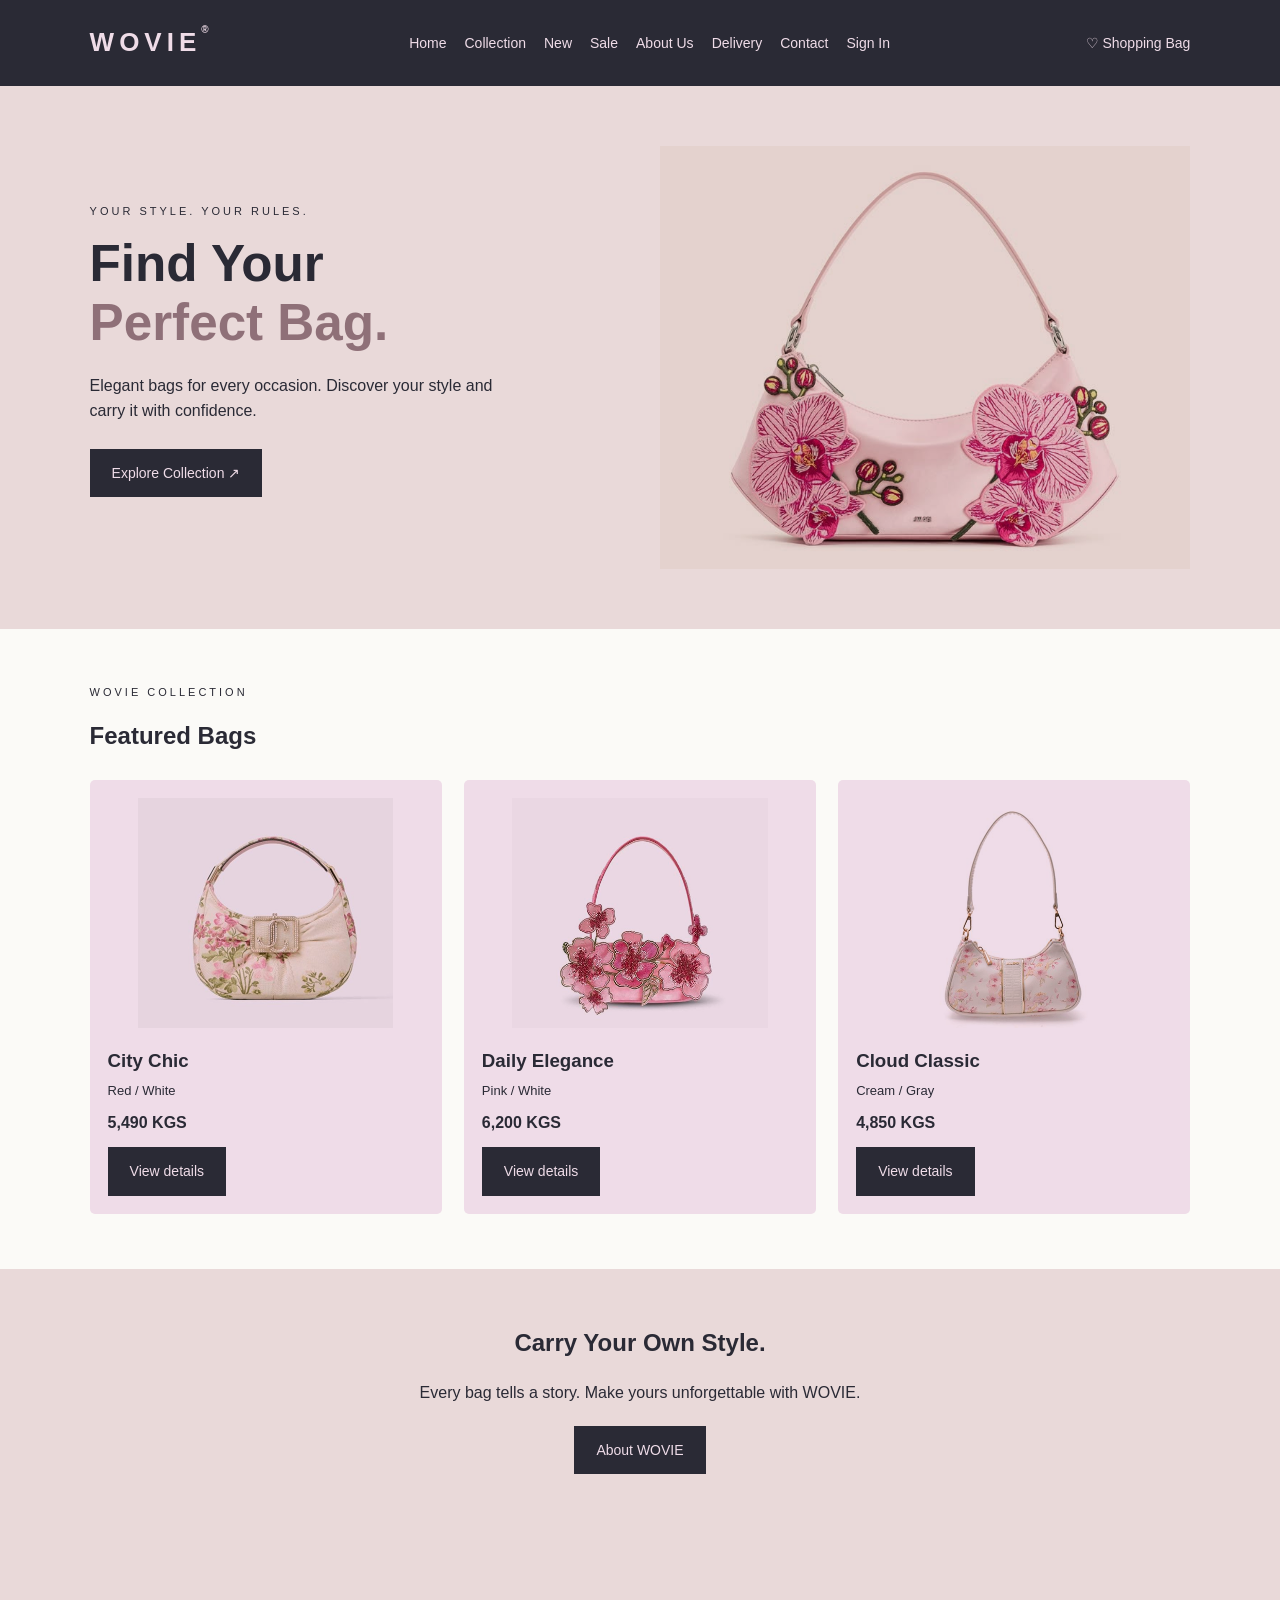
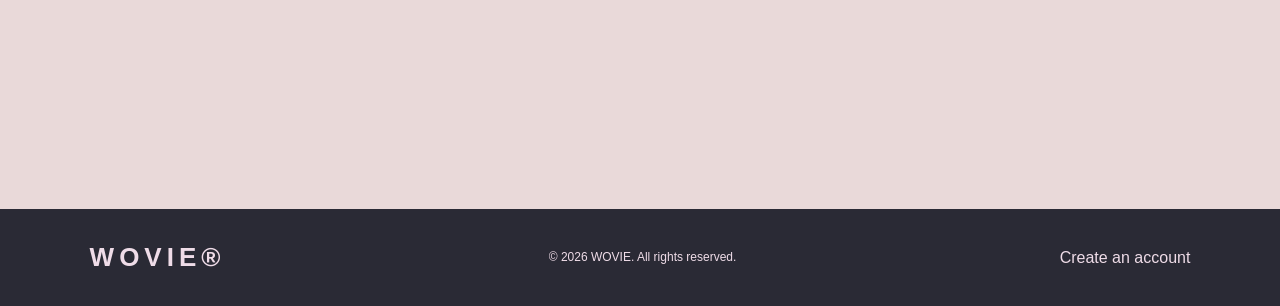
<file: website.ww/index.html>
<!DOCTYPE html>
<html lang="en">
<head>
    <meta charset="UTF-8">
    <meta name="viewport" content="width=device-width, initial-scale=1.0">
    <title>Home | WOVIE</title>
    <link rel="stylesheet" href="stile.css">
    <script src="script.js" defer></script>
</head>
<body>

<header class="header">
    <a href="index.html" class="logo">WOVIE<span>®</span></a>
    <nav>
        <a href="index.html">Home</a>
        <a href="collection.html">Collection</a>
        <a href="new.html">New</a>
        <a href="sale.html">Sale</a>
        <a href="about.html">About Us</a>
        <a href="delivery.html">Delivery</a>
        <a href="contacts.html">Contact</a>
        <a href="login.html">Sign In</a>
    </nav>
    <a href="cart.html" class="cart">♡ Shopping Bag</a>
</header>

<main>
    <section class="hero">
        <div class="hero-text">
            <p class="label">YOUR STYLE. YOUR RULES.</p>
            <h1>Find Your<br><span>Perfect Bag.</span></h1>
            <p class="description">
                Elegant bags for every occasion.
                Discover your style and carry it with confidence.
            </p>
            <a href="collection.html" class="button">Explore Collection ↗</a>
            <p id="user-status" class="message"></p>
        </div>

        <div class="hero-image">
            <img src="photos/main.png" alt="Elegant bag by WOVIE">
        </div>
    </section>

    <section class="page">
        <p class="label">WOVIE COLLECTION</p>
        <h2>Featured Bags</h2>

        <div class="products">
            <article class="product">
                <img src="photos/bag1.png" alt="Red handbag">
                <h3>City Chic</h3>
                <p>Red / White</p>
                <strong>5,490 KGS</strong>
                <a href="product.html" class="button">View details</a>
            </article>

            <article class="product">
                <img src="photos/bag2.png" alt="Pink handbag">
                <h3>Daily Elegance</h3>
                <p>Pink / White</p>
                <strong>6,200 KGS</strong>
                <a href="product.html" class="button">View details</a>
            </article>

            <article class="product">
                <img src="photos/bag3.png" alt="Classic handbag">
                <h3>Cloud Classic</h3>
                <p>Cream / Gray</p>
                <strong>4,850 KGS</strong>
                <a href="product.html" class="button">View details</a>
            </article>
        </div>
    </section>

    <section class="page" style="background:#E9D9D9; text-align:center">
        <h2>Carry Your Own Style.</h2>
        <p>Every bag tells a story. Make yours unforgettable with WOVIE.</p>
        <p style="margin-top:20px">
            <a href="about.html" class="button">About WOVIE</a>
        </p>
    </section>
</main>

<footer>
    <a href="index.html" class="logo">WOVIE®</a>
    <p>© 2026 WOVIE. All rights reserved.</p>
    <a href="register.html">Create an account</a>
</footer>

</body>
</html>
</file>
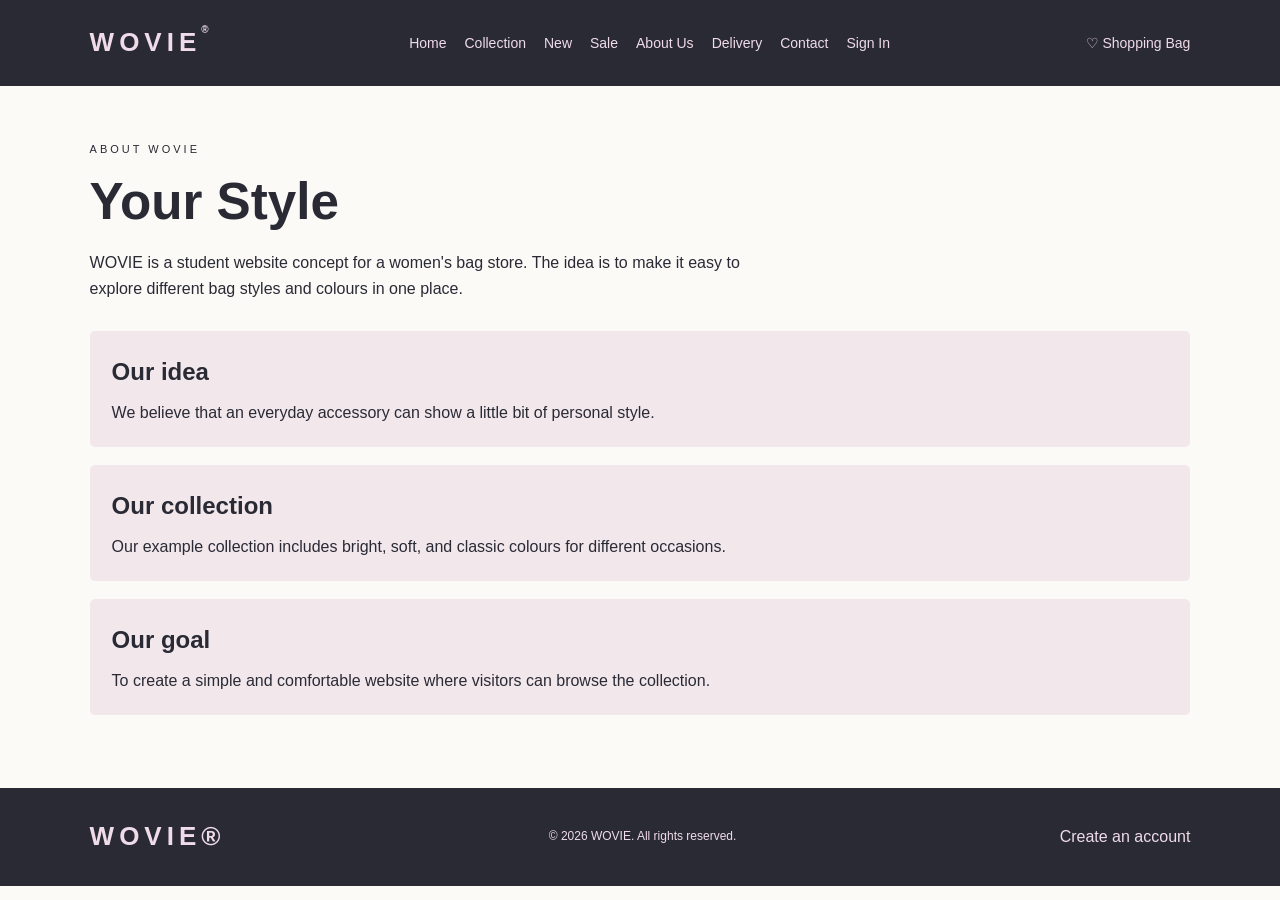
<file: website.ww/about.html>
<!DOCTYPE html>
<html lang="en">
<head>
    <meta charset="UTF-8">
    <meta name="viewport" content="width=device-width, initial-scale=1.0">
    <title>About Us | WOVIE</title>
    <link rel="stylesheet" href="stile.css">
</head>
<body>

<header class="header">
    <a href="index.html" class="logo">WOVIE<span>®</span></a>
    <nav>
        <a href="index.html">Home</a>
        <a href="collection.html">Collection</a>
        <a href="new.html">New</a>
        <a href="sale.html">Sale</a>
        <a href="about.html">About Us</a>
        <a href="delivery.html">Delivery</a>
        <a href="contacts.html">Contact</a>
        <a href="login.html">Sign In</a>
    </nav>
    <a href="cart.html" class="cart">♡ Shopping Bag</a>
</header>

<main class="page">
    <p class="label">ABOUT WOVIE</p>
    <h1>Your Style</h1>

    <p class="page-intro">
        WOVIE is a student website concept for a women's bag store.
        The idea is to make it easy to explore different bag styles and colours in one place.
    </p>

    <div class="info-box">
        <h2>Our idea</h2>
        <p>We believe that an everyday accessory can show a little bit of personal style.</p>
    </div>

    <div class="info-box">
        <h2>Our collection</h2>
        <p>Our example collection includes bright, soft, and classic colours for different occasions.</p>
    </div>

    <div class="info-box">
        <h2>Our goal</h2>
        <p>To create a simple and comfortable website where visitors can browse the collection.</p>
    </div>
</main>

<footer>
    <a href="index.html" class="logo">WOVIE®</a>
    <p>© 2026 WOVIE. All rights reserved.</p>
    <a href="register.html">Create an account</a>
</footer>

</body>
</html>
</file>
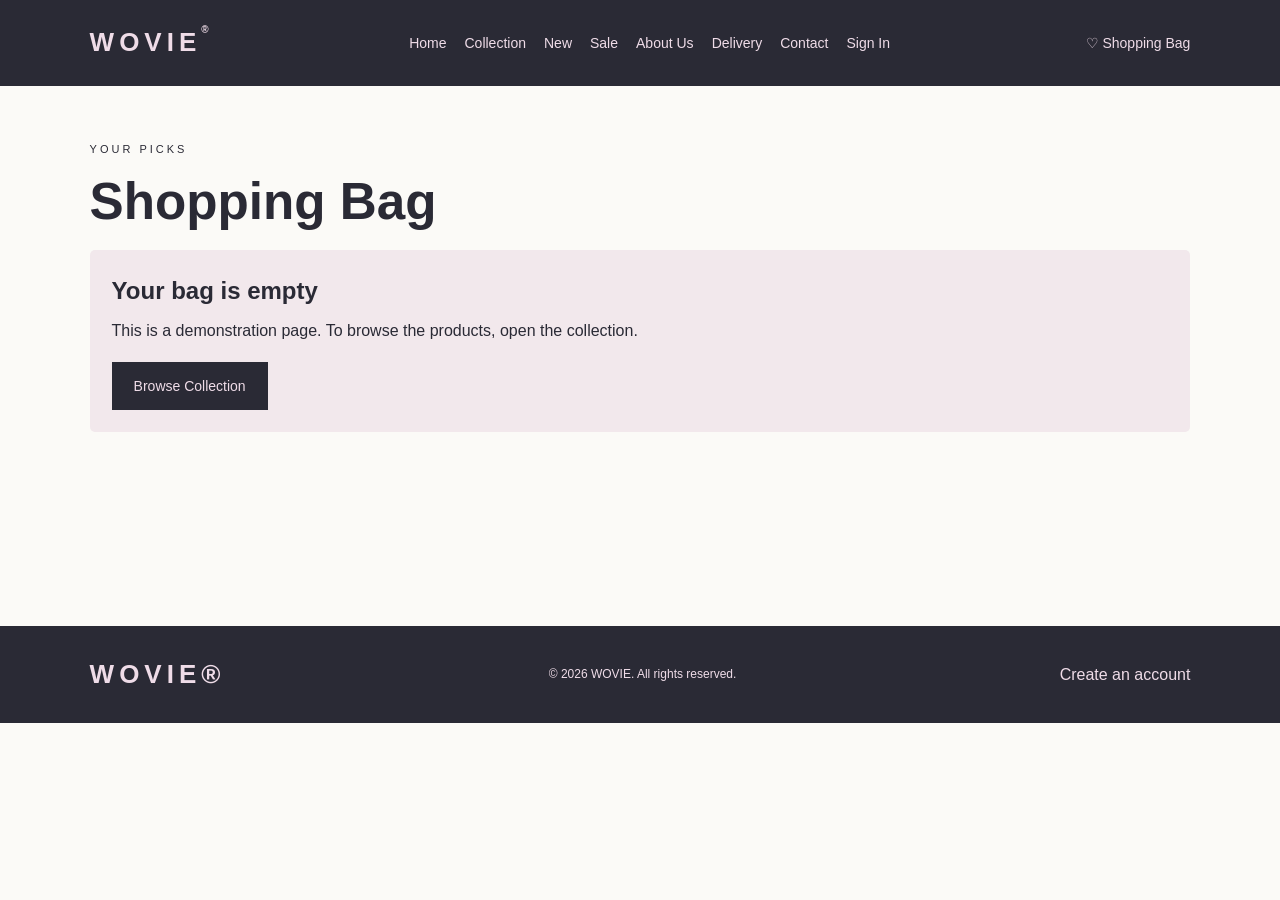
<file: website.ww/cart.html>
<!DOCTYPE html>
<html lang="en">
<head>
    <meta charset="UTF-8">
    <meta name="viewport" content="width=device-width, initial-scale=1.0">
    <title>Shopping Bag | WOVIE</title>
    <link rel="stylesheet" href="stile.css">
</head>
<body>

<header class="header">
    <a href="index.html" class="logo">WOVIE<span>®</span></a>
    <nav>
        <a href="index.html">Home</a>
        <a href="collection.html">Collection</a>
        <a href="new.html">New</a>
        <a href="sale.html">Sale</a>
        <a href="about.html">About Us</a>
        <a href="delivery.html">Delivery</a>
        <a href="contacts.html">Contact</a>
        <a href="login.html">Sign In</a>
    </nav>
    <a href="cart.html" class="cart">♡ Shopping Bag</a>
</header>

<main class="page">
    <p class="label">YOUR PICKS</p>
    <h1>Shopping Bag</h1>

    <div class="info-box">
        <h2>Your bag is empty</h2>
        <p>
            This is a demonstration page. To browse the products,
            open the collection.
        </p>
        <p style="margin-top:18px">
            <a href="collection.html" class="button">Browse Collection</a>
        </p>
    </div>
</main>

<footer>
    <a href="index.html" class="logo">WOVIE®</a>
    <p>© 2026 WOVIE. All rights reserved.</p>
    <a href="register.html">Create an account</a>
</footer>

</body>
</html>
</file>
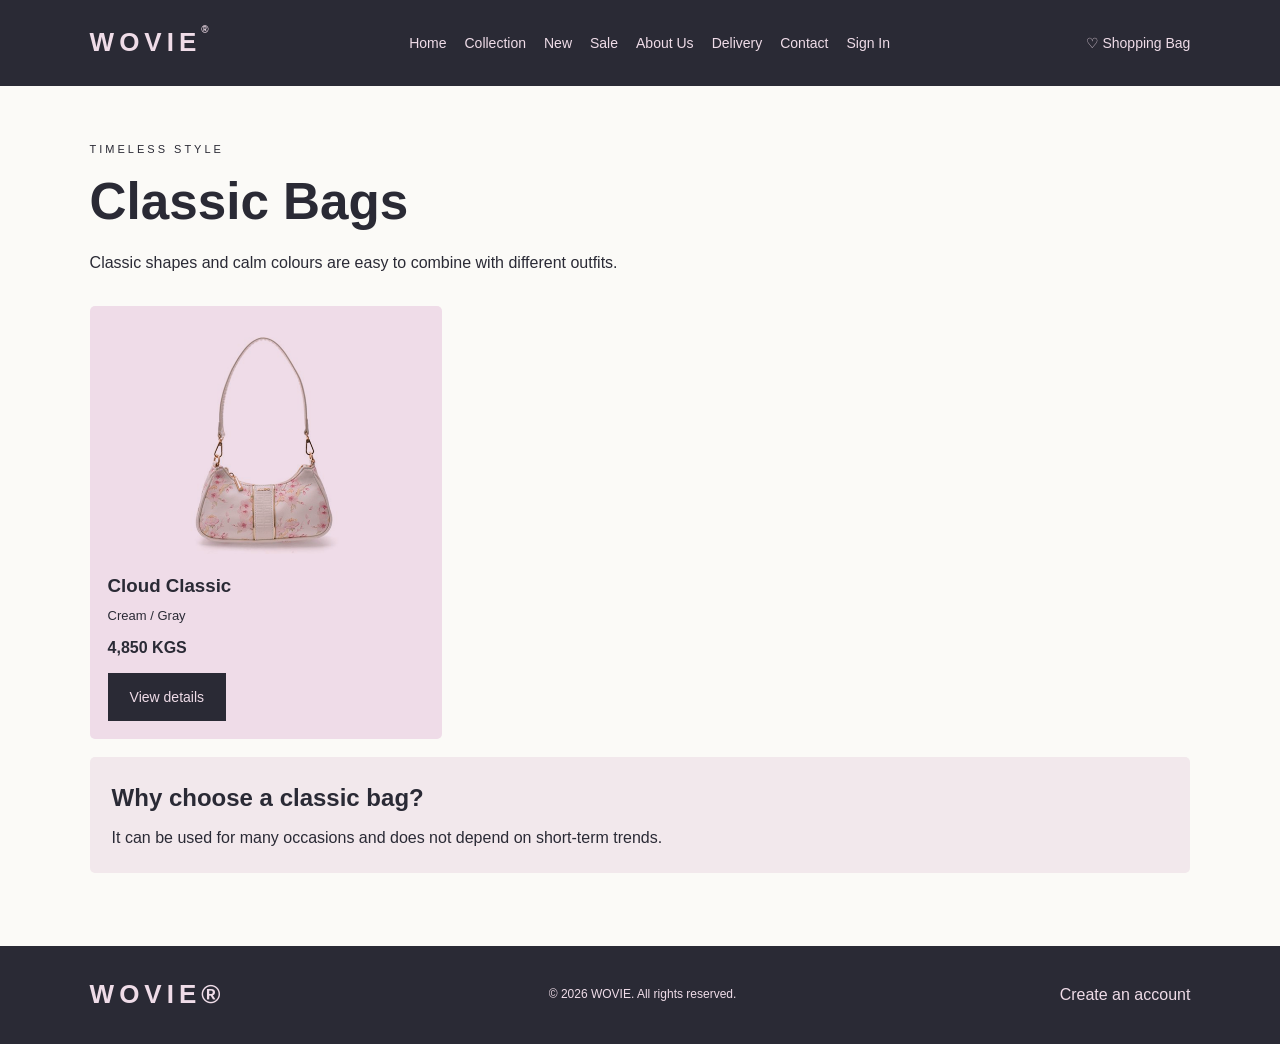
<file: website.ww/classic-bags.html>
<!DOCTYPE html>
<html lang="en">
<head>
    <meta charset="UTF-8">
    <meta name="viewport" content="width=device-width, initial-scale=1.0">
    <title>Classic Bags | WOVIE</title>
    <link rel="stylesheet" href="stile.css">
</head>
<body>

<header class="header">
    <a href="index.html" class="logo">WOVIE<span>®</span></a>
    <nav>
        <a href="index.html">Home</a>
        <a href="collection.html">Collection</a>
        <a href="new.html">New</a>
        <a href="sale.html">Sale</a>
        <a href="about.html">About Us</a>
        <a href="delivery.html">Delivery</a>
        <a href="contacts.html">Contact</a>
        <a href="login.html">Sign In</a>
    </nav>
    <a href="cart.html" class="cart">♡ Shopping Bag</a>
</header>

<main class="page">
    <p class="label">TIMELESS STYLE</p>
    <h1>Classic Bags</h1>
    <p class="page-intro">
        Classic shapes and calm colours are easy to combine with different outfits.
    </p>

    <div class="products">
        <article class="product">
            <img src="photos/bag3.png" alt="Classic handbag">
            <h3>Cloud Classic</h3>
            <p>Cream / Gray</p>
            <strong>4,850 KGS</strong>
            <a href="product.html" class="button">View details</a>
        </article>
    </div>

    <div class="info-box">
        <h2>Why choose a classic bag?</h2>
        <p>It can be used for many occasions and does not depend on short-term trends.</p>
    </div>
</main>

<footer>
    <a href="index.html" class="logo">WOVIE®</a>
    <p>© 2026 WOVIE. All rights reserved.</p>
    <a href="register.html">Create an account</a>
</footer>

</body>
</html>
</file>
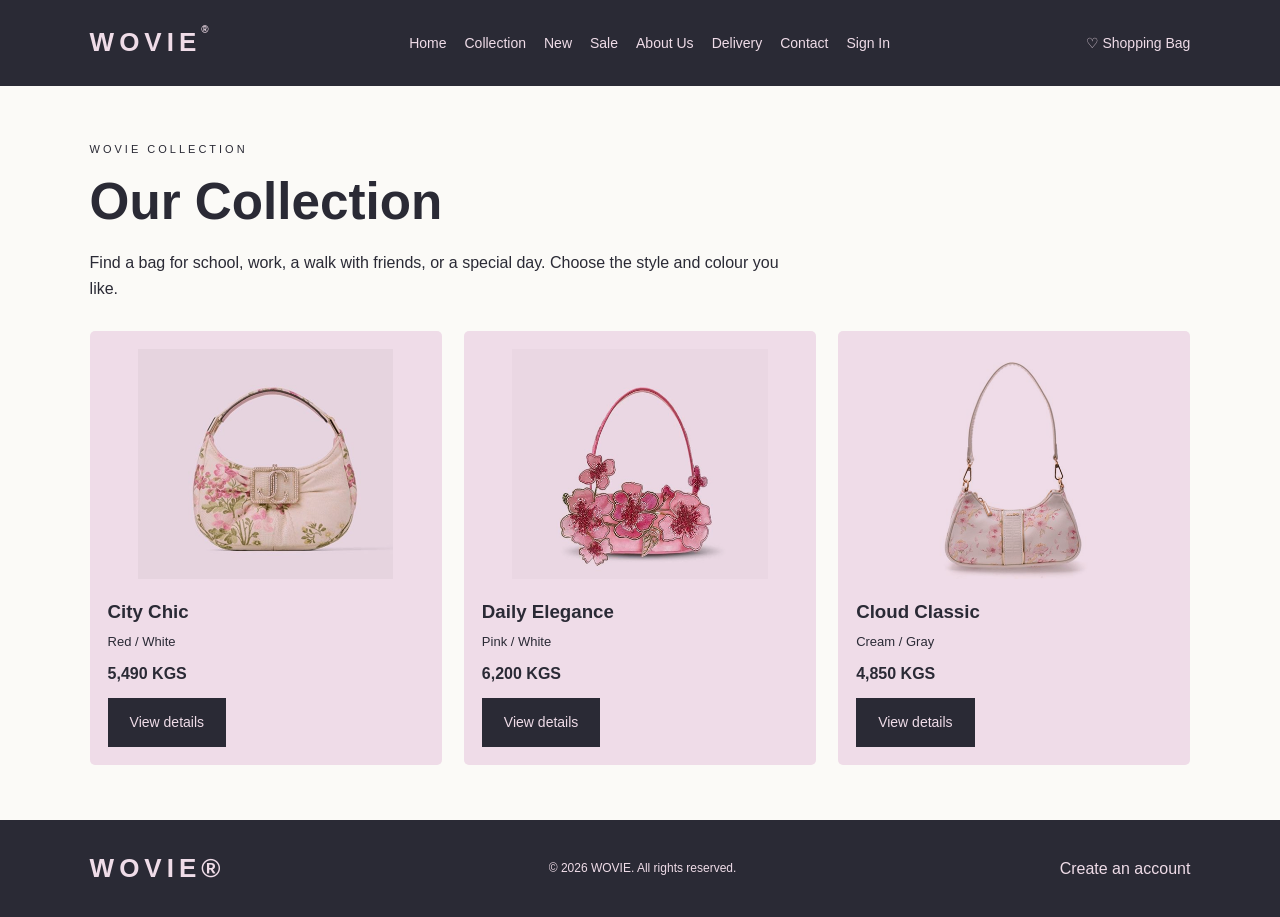
<file: website.ww/collection.html>
<!DOCTYPE html>
<html lang="en">
<head>
    <meta charset="UTF-8">
    <meta name="viewport" content="width=device-width, initial-scale=1.0">
    <title>Collection | WOVIE</title>
    <link rel="stylesheet" href="stile.css">
</head>
<body>

<header class="header">
    <a href="index.html" class="logo">WOVIE<span>®</span></a>
    <nav>
        <a href="index.html">Home</a>
        <a href="collection.html">Collection</a>
        <a href="new.html">New</a>
        <a href="sale.html">Sale</a>
        <a href="about.html">About Us</a>
        <a href="delivery.html">Delivery</a>
        <a href="contacts.html">Contact</a>
        <a href="login.html">Sign In</a>
    </nav>
    <a href="cart.html" class="cart">♡ Shopping Bag</a>
</header>

<main class="page">
    <p class="label">WOVIE COLLECTION</p>
    <h1>Our Collection</h1>
    <p class="page-intro">
        Find a bag for school, work, a walk with friends, or a special day.
        Choose the style and colour you like.
    </p>

    <div class="products">
        <article class="product">
            <img src="photos/bag1.png" alt="Red handbag">
            <h3>City Chic</h3>
            <p>Red / White</p>
            <strong>5,490 KGS</strong>
            <a href="product.html" class="button">View details</a>
        </article>

        <article class="product">
            <img src="photos/bag2.png" alt="Pink handbag">
            <h3>Daily Elegance</h3>
            <p>Pink / White</p>
            <strong>6,200 KGS</strong>
            <a href="product.html" class="button">View details</a>
        </article>

        <article class="product">
            <img src="photos/bag3.png" alt="Classic handbag">
            <h3>Cloud Classic</h3>
            <p>Cream / Gray</p>
            <strong>4,850 KGS</strong>
            <a href="product.html" class="button">View details</a>
        </article>
    </div>
</main>

<footer>
    <a href="index.html" class="logo">WOVIE®</a>
    <p>© 2026 WOVIE. All rights reserved.</p>
    <a href="register.html">Create an account</a>
</footer>

</body>
</html>
</file>
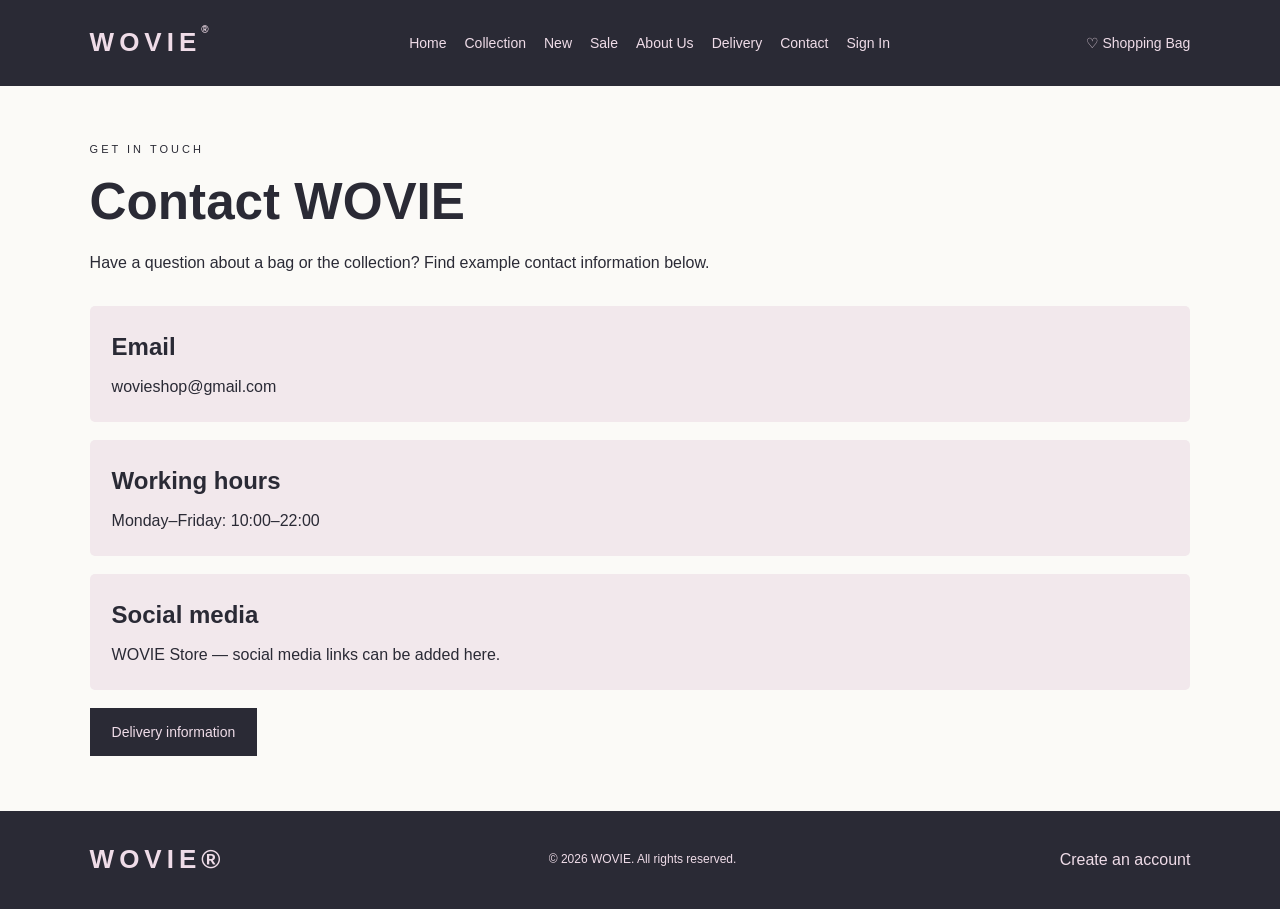
<file: website.ww/contacts.html>
<!DOCTYPE html>
<html lang="en">
<head>
    <meta charset="UTF-8">
    <meta name="viewport" content="width=device-width, initial-scale=1.0">
    <title>Contacts | WOVIE</title>
    <link rel="stylesheet" href="stile.css">
</head>
<body>

<header class="header">
    <a href="index.html" class="logo">WOVIE<span>®</span></a>
    <nav>
        <a href="index.html">Home</a>
        <a href="collection.html">Collection</a>
        <a href="new.html">New</a>
        <a href="sale.html">Sale</a>
        <a href="about.html">About Us</a>
        <a href="delivery.html">Delivery</a>
        <a href="contacts.html">Contact</a>
        <a href="login.html">Sign In</a>
    </nav>
    <a href="cart.html" class="cart">♡ Shopping Bag</a>
</header>

<main class="page">
    <p class="label">GET IN TOUCH</p>
    <h1>Contact WOVIE</h1>

    <p class="page-intro">
        Have a question about a bag or the collection?
        Find example contact information below.
    </p>

    <div class="info-box">
        <h2>Email</h2>
        <p>wovieshop@gmail.com</p>
    </div>

    <div class="info-box">
        <h2>Working hours</h2>
        <p>Monday–Friday: 10:00–22:00</p>
    </div>

    <div class="info-box">
        <h2>Social media</h2>
        <p>WOVIE Store — social media links can be added here.</p>
    </div>

    <a href="delivery.html" class="button">Delivery information</a>
</main>

<footer>
    <a href="index.html" class="logo">WOVIE®</a>
    <p>© 2026 WOVIE. All rights reserved.</p>
    <a href="register.html">Create an account</a>
</footer>

</body>
</html>
</file>
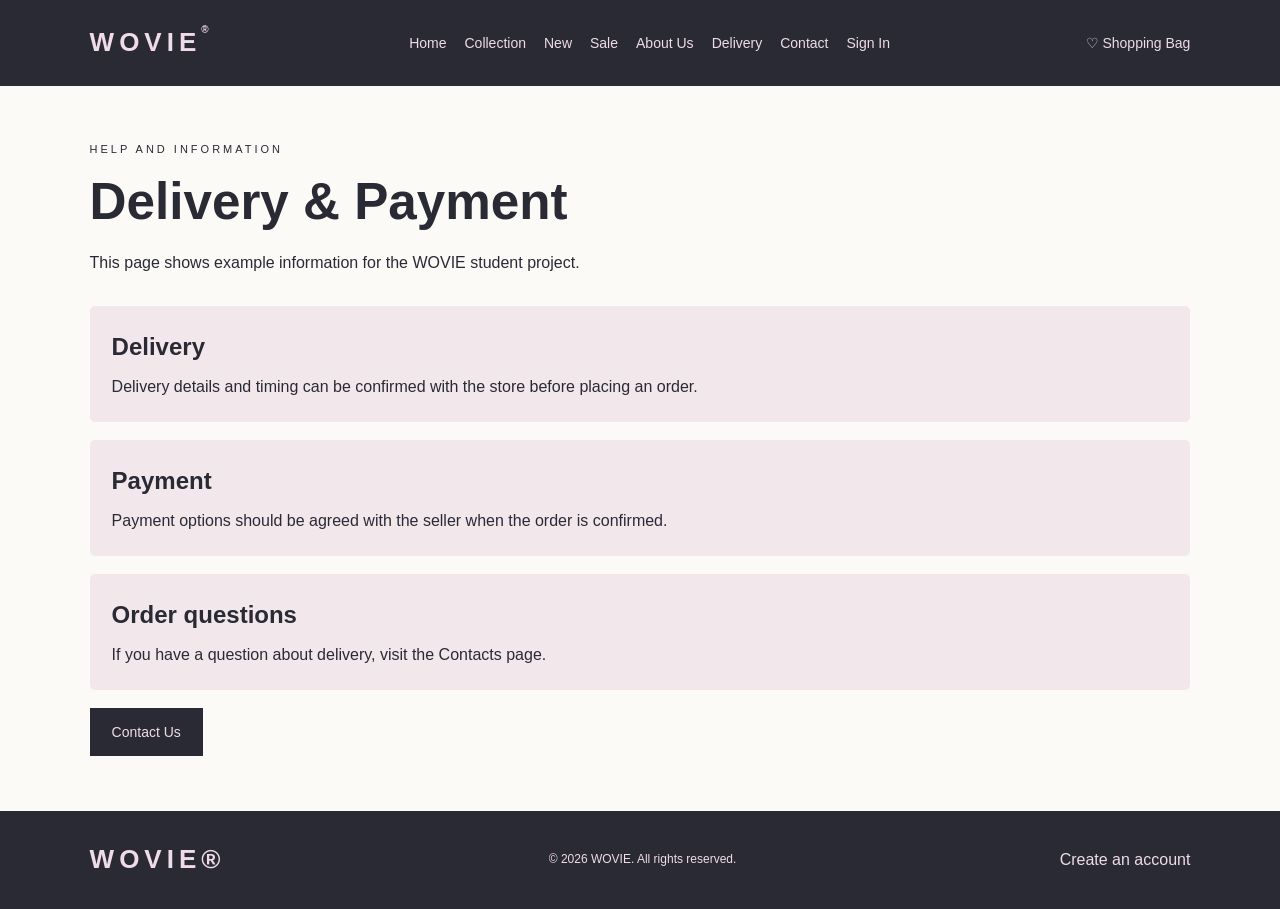
<file: website.ww/delivery.html>
<!DOCTYPE html>
<html lang="en">
<head>
    <meta charset="UTF-8">
    <meta name="viewport" content="width=device-width, initial-scale=1.0">
    <title>Delivery and Payment | WOVIE</title>
    <link rel="stylesheet" href="stile.css">
</head>
<body>

<header class="header">
    <a href="index.html" class="logo">WOVIE<span>®</span></a>
    <nav>
        <a href="index.html">Home</a>
        <a href="collection.html">Collection</a>
        <a href="new.html">New</a>
        <a href="sale.html">Sale</a>
        <a href="about.html">About Us</a>
        <a href="delivery.html">Delivery</a>
        <a href="contacts.html">Contact</a>
        <a href="login.html">Sign In</a>
    </nav>
    <a href="cart.html" class="cart">♡ Shopping Bag</a>
</header>

<main class="page">
    <p class="label">HELP AND INFORMATION</p>
    <h1>Delivery & Payment</h1>

    <p class="page-intro">
        This page shows example information for the WOVIE student project.
    </p>

    <div class="info-box">
        <h2>Delivery</h2>
        <p>Delivery details and timing can be confirmed with the store before placing an order.</p>
    </div>

    <div class="info-box">
        <h2>Payment</h2>
        <p>Payment options should be agreed with the seller when the order is confirmed.</p>
    </div>

    <div class="info-box">
        <h2>Order questions</h2>
        <p>If you have a question about delivery, visit the Contacts page.</p>
    </div>

    <a href="contacts.html" class="button">Contact Us</a>
</main>

<footer>
    <a href="index.html" class="logo">WOVIE®</a>
    <p>© 2026 WOVIE. All rights reserved.</p>
    <a href="register.html">Create an account</a>
</footer>

</body>
</html>
</file>
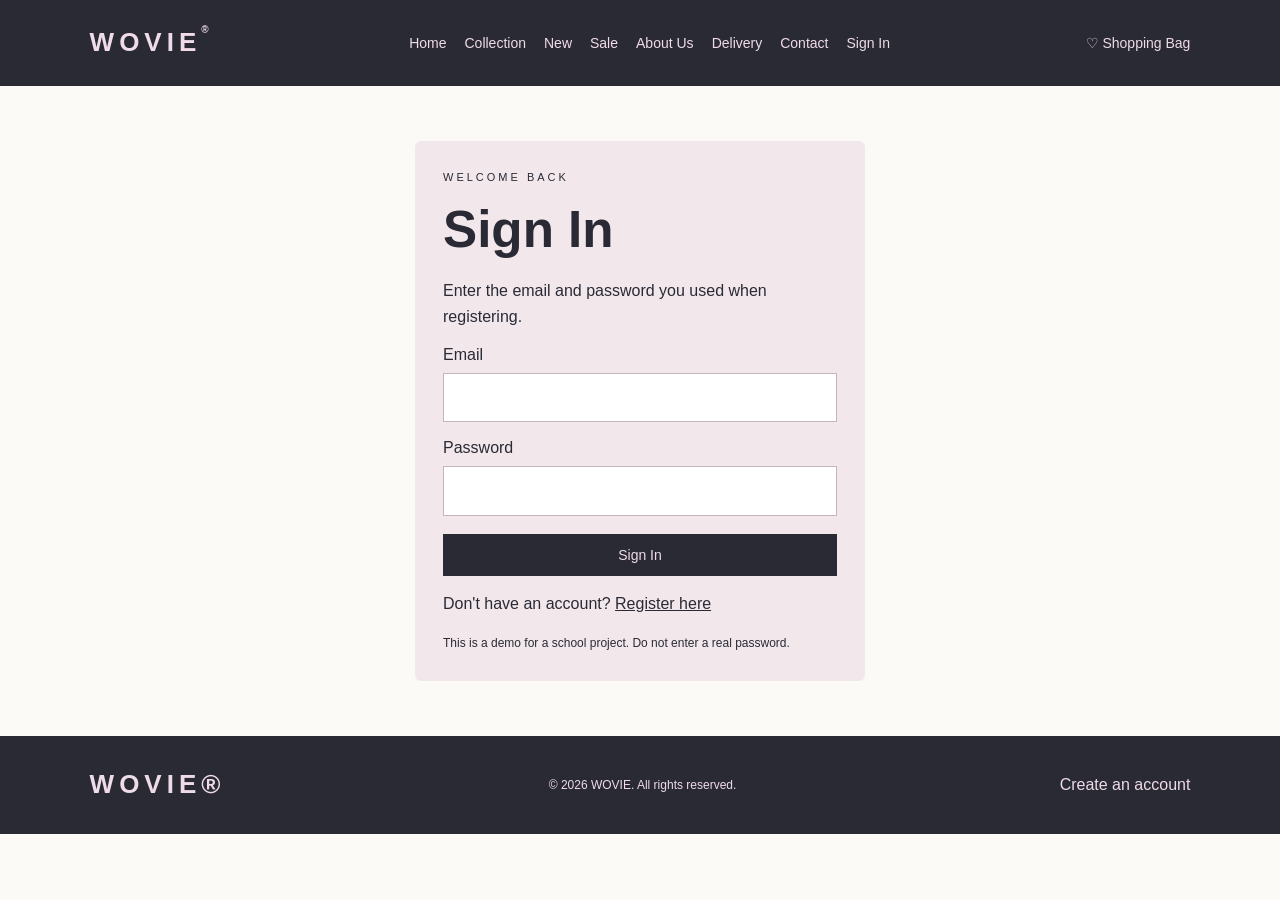
<file: website.ww/login.html>
<!DOCTYPE html>
<html lang="en">
<head>
    <meta charset="UTF-8">
    <meta name="viewport" content="width=device-width, initial-scale=1.0">
    <title>Sign In | WOVIE</title>
    <link rel="stylesheet" href="stile.css">
    <script src="script.js" defer></script>
</head>
<body>

<header class="header">
    <a href="index.html" class="logo">WOVIE<span>®</span></a>
    <nav>
        <a href="index.html">Home</a>
        <a href="collection.html">Collection</a>
        <a href="new.html">New</a>
        <a href="sale.html">Sale</a>
        <a href="about.html">About Us</a>
        <a href="delivery.html">Delivery</a>
        <a href="contacts.html">Contact</a>
        <a href="login.html">Sign In</a>
    </nav>
    <a href="cart.html" class="cart">♡ Shopping Bag</a>
</header>

<main class="page">
    <div class="form-box">
        <p class="label">WELCOME BACK</p>
        <h1>Sign In</h1>
        <p>Enter the email and password you used when registering.</p>

        <form onsubmit="loginUser(event)">
            <label for="email">Email</label>
            <input id="email" type="email" required>

            <label for="password">Password</label>
            <input id="password" type="password" required>

            <button type="submit">Sign In</button>
        </form>

        <p id="message" class="message"></p>

        <p style="margin-top:15px">
            Don't have an account?
            <a href="register.html"><u>Register here</u></a>
        </p>

        <p style="font-size:12px; margin-top:18px">
            This is a demo for a school project. Do not enter a real password.
        </p>
    </div>
</main>

<footer>
    <a href="index.html" class="logo">WOVIE®</a>
    <p>© 2026 WOVIE. All rights reserved.</p>
    <a href="register.html">Create an account</a>
</footer>

</body>
</html>
</file>
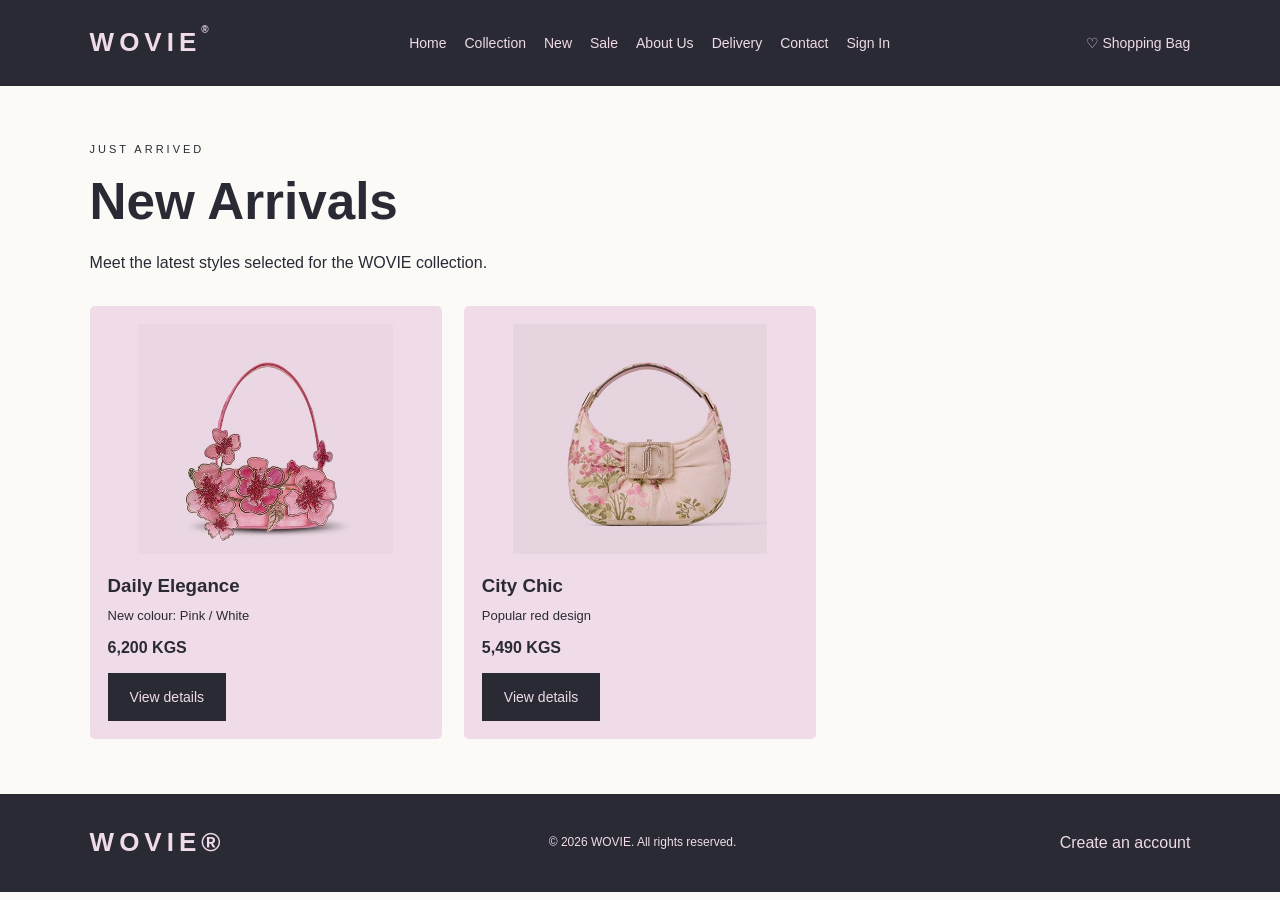
<file: website.ww/new.html>
<!DOCTYPE html>
<html lang="en">
<head>
    <meta charset="UTF-8">
    <meta name="viewport" content="width=device-width, initial-scale=1.0">
    <title>New Arrivals | WOVIE</title>
    <link rel="stylesheet" href="stile.css">
</head>
<body>

<header class="header">
    <a href="index.html" class="logo">WOVIE<span>®</span></a>
    <nav>
        <a href="index.html">Home</a>
        <a href="collection.html">Collection</a>
        <a href="new.html">New</a>
        <a href="sale.html">Sale</a>
        <a href="about.html">About Us</a>
        <a href="delivery.html">Delivery</a>
        <a href="contacts.html">Contact</a>
        <a href="login.html">Sign In</a>
    </nav>
    <a href="cart.html" class="cart">♡ Shopping Bag</a>
</header>

<main class="page">
    <p class="label">JUST ARRIVED</p>
    <h1>New Arrivals</h1>
    <p class="page-intro">
        Meet the latest styles selected for the WOVIE collection.
    </p>

    <div class="products">
        <article class="product">
            <img src="photos/bag2.png" alt="Pink handbag">
            <h3>Daily Elegance</h3>
            <p>New colour: Pink / White</p>
            <strong>6,200 KGS</strong>
            <a href="product.html" class="button">View details</a>
        </article>

        <article class="product">
            <img src="photos/bag1.png" alt="Red handbag">
            <h3>City Chic</h3>
            <p>Popular red design</p>
            <strong>5,490 KGS</strong>
            <a href="product.html" class="button">View details</a>
        </article>
    </div>
</main>

<footer>
    <a href="index.html" class="logo">WOVIE®</a>
    <p>© 2026 WOVIE. All rights reserved.</p>
    <a href="register.html">Create an account</a>
</footer>

</body>
</html>
</file>
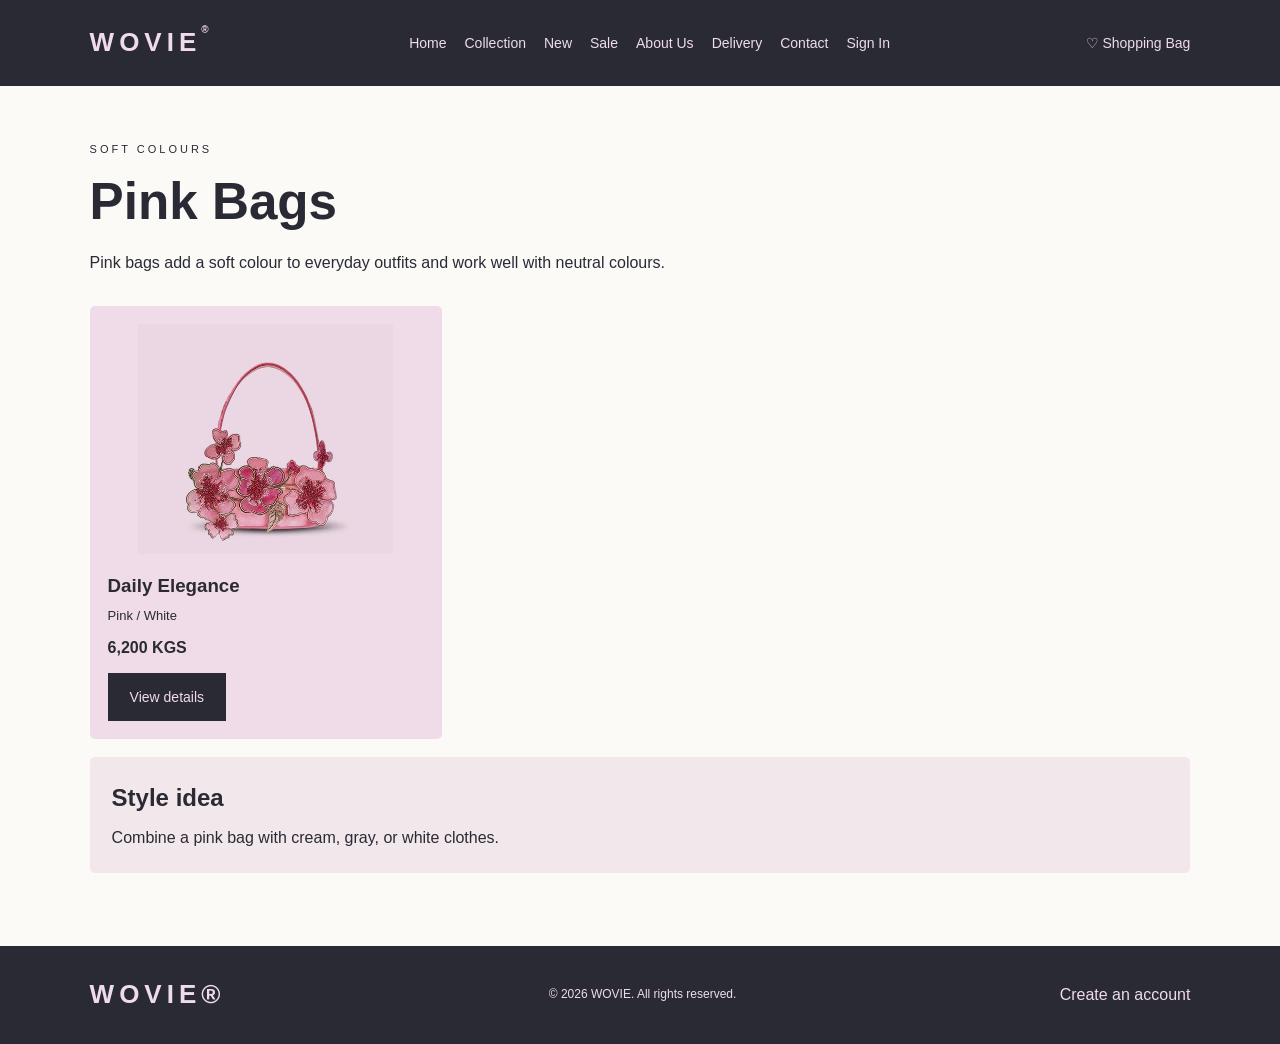
<file: website.ww/pink-bags.html>
<!DOCTYPE html>
<html lang="en">
<head>
    <meta charset="UTF-8">
    <meta name="viewport" content="width=device-width, initial-scale=1.0">
    <title>Pink Bags | WOVIE</title>
    <link rel="stylesheet" href="stile.css">
</head>
<body>

<header class="header">
    <a href="index.html" class="logo">WOVIE<span>®</span></a>
    <nav>
        <a href="index.html">Home</a>
        <a href="collection.html">Collection</a>
        <a href="new.html">New</a>
        <a href="sale.html">Sale</a>
        <a href="about.html">About Us</a>
        <a href="delivery.html">Delivery</a>
        <a href="contacts.html">Contact</a>
        <a href="login.html">Sign In</a>
    </nav>
    <a href="cart.html" class="cart">♡ Shopping Bag</a>
</header>

<main class="page">
    <p class="label">SOFT COLOURS</p>
    <h1>Pink Bags</h1>
    <p class="page-intro">
        Pink bags add a soft colour to everyday outfits and work well with neutral colours.
    </p>

    <div class="products">
        <article class="product">
            <img src="photos/bag2.png" alt="Pink Daily Elegance bag">
            <h3>Daily Elegance</h3>
            <p>Pink / White</p>
            <strong>6,200 KGS</strong>
            <a href="product.html" class="button">View details</a>
        </article>
    </div>

    <div class="info-box">
        <h2>Style idea</h2>
        <p>Combine a pink bag with cream, gray, or white clothes.</p>
    </div>
</main>

<footer>
    <a href="index.html" class="logo">WOVIE®</a>
    <p>© 2026 WOVIE. All rights reserved.</p>
    <a href="register.html">Create an account</a>
</footer>

</body>
</html>
</file>
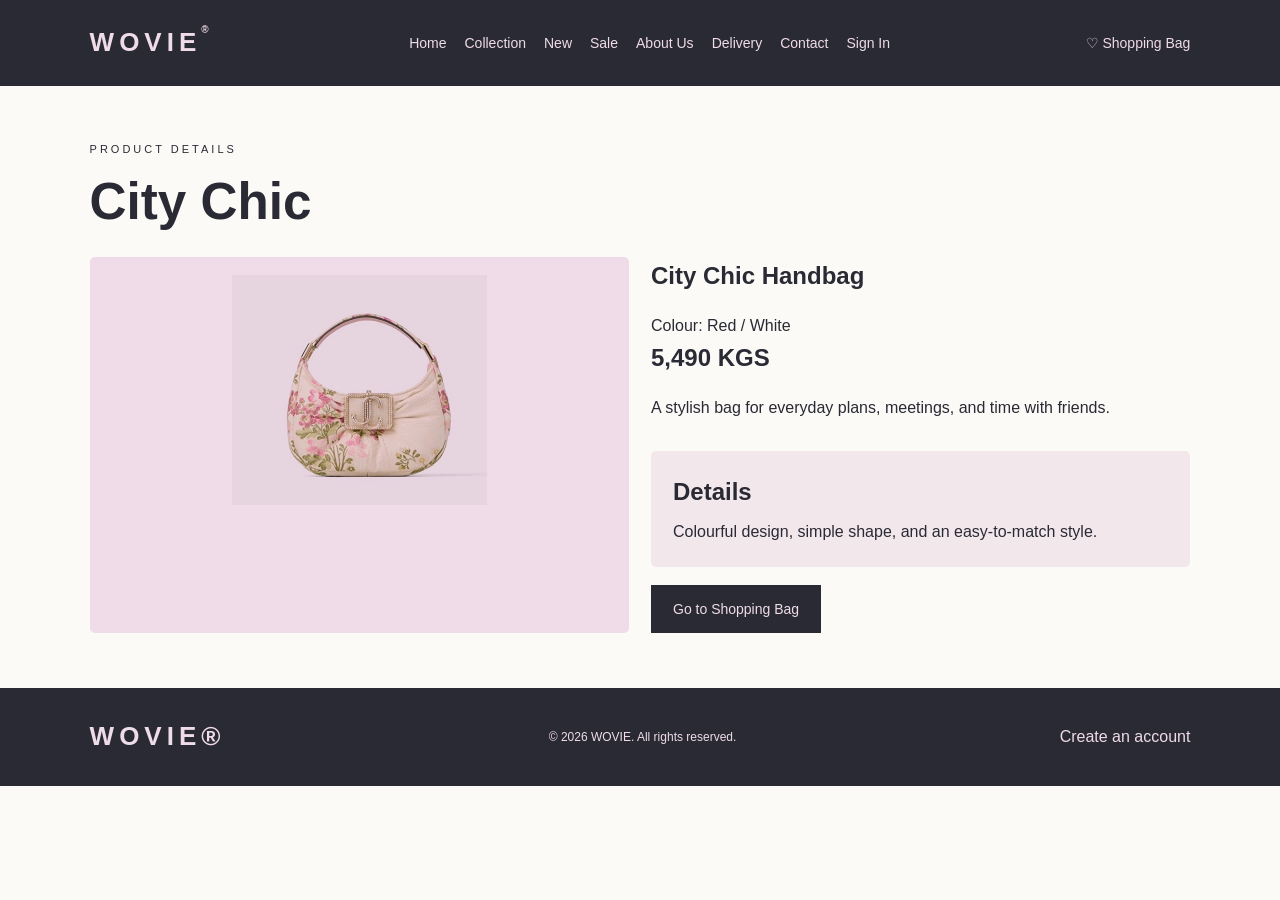
<file: website.ww/product.html>
<!DOCTYPE html>
<html lang="en">
<head>
    <meta charset="UTF-8">
    <meta name="viewport" content="width=device-width, initial-scale=1.0">
    <title>Product Details | WOVIE</title>
    <link rel="stylesheet" href="stile.css">
</head>
<body>

<header class="header">
    <a href="index.html" class="logo">WOVIE<span>®</span></a>
    <nav>
        <a href="index.html">Home</a>
        <a href="collection.html">Collection</a>
        <a href="new.html">New</a>
        <a href="sale.html">Sale</a>
        <a href="about.html">About Us</a>
        <a href="delivery.html">Delivery</a>
        <a href="contacts.html">Contact</a>
        <a href="login.html">Sign In</a>
    </nav>
    <a href="cart.html" class="cart">♡ Shopping Bag</a>
</header>

<main class="page">
    <p class="label">PRODUCT DETAILS</p>
    <h1>City Chic</h1>

    <div class="products" style="grid-template-columns:repeat(auto-fit,minmax(250px,1fr))">
        <article class="product">
            <img src="photos/bag1.png" alt="City Chic bag">
        </article>

        <div>
            <h2>City Chic Handbag</h2>
            <p>Colour: Red / White</p>
            <h2>5,490 KGS</h2>

            <p class="page-intro">
                A stylish bag for everyday plans, meetings, and time with friends.
            </p>

            <div class="info-box">
                <h2>Details</h2>
                <p>Colourful design, simple shape, and an easy-to-match style.</p>
            </div>

            <a href="cart.html" class="button">Go to Shopping Bag</a>
        </div>
    </div>
</main>

<footer>
    <a href="index.html" class="logo">WOVIE®</a>
    <p>© 2026 WOVIE. All rights reserved.</p>
    <a href="register.html">Create an account</a>
</footer>

</body>
</html>
</file>
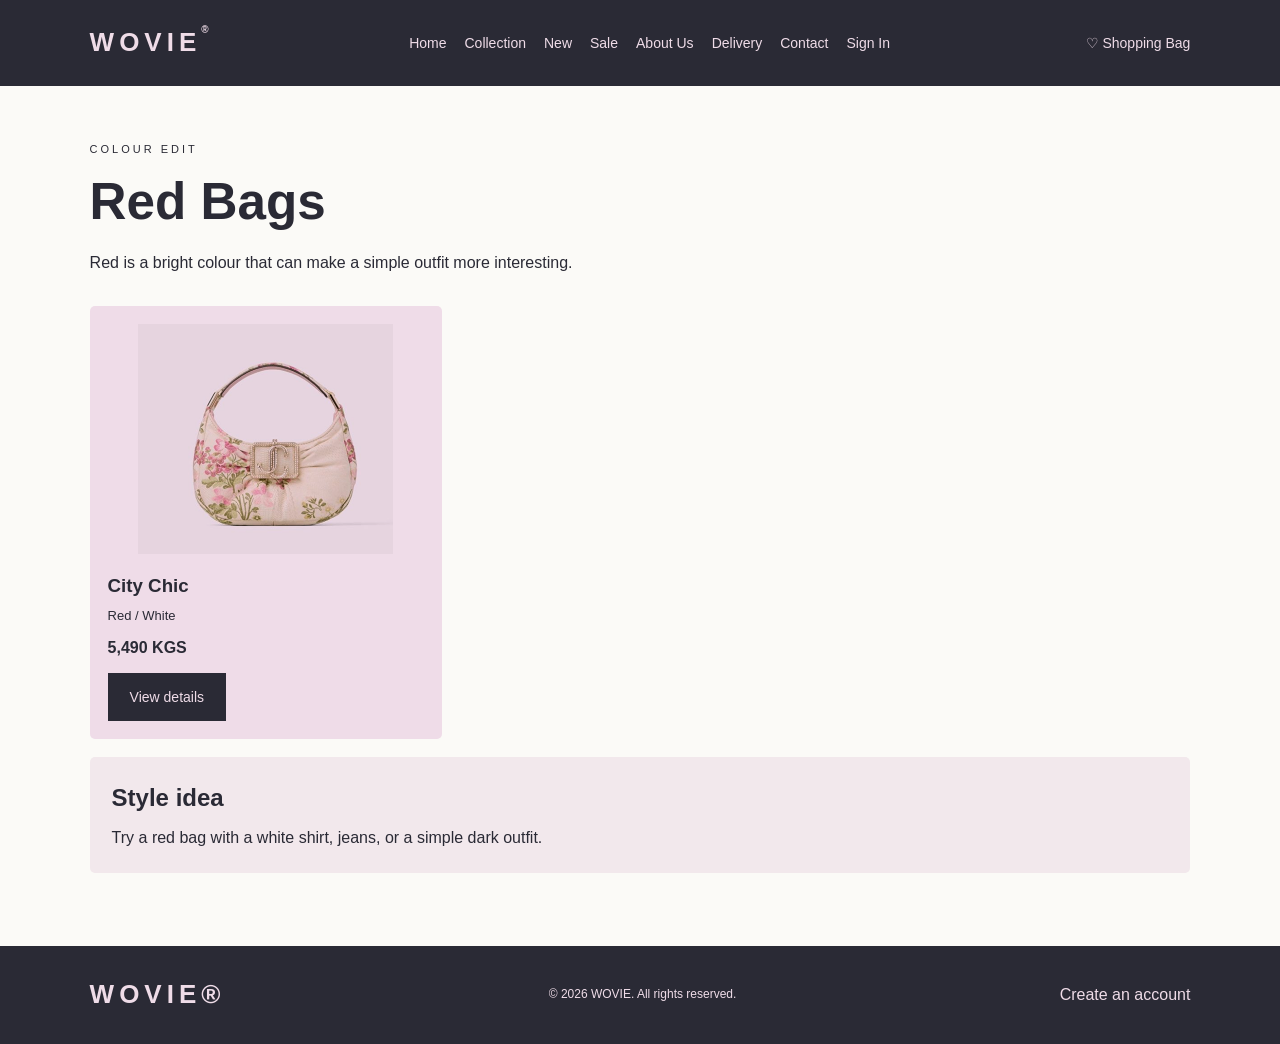
<file: website.ww/red-bags.html>
<!DOCTYPE html>
<html lang="en">
<head>
    <meta charset="UTF-8">
    <meta name="viewport" content="width=device-width, initial-scale=1.0">
    <title>Red Bags | WOVIE</title>
    <link rel="stylesheet" href="stile.css">
</head>
<body>

<header class="header">
    <a href="index.html" class="logo">WOVIE<span>®</span></a>
    <nav>
        <a href="index.html">Home</a>
        <a href="collection.html">Collection</a>
        <a href="new.html">New</a>
        <a href="sale.html">Sale</a>
        <a href="about.html">About Us</a>
        <a href="delivery.html">Delivery</a>
        <a href="contacts.html">Contact</a>
        <a href="login.html">Sign In</a>
    </nav>
    <a href="cart.html" class="cart">♡ Shopping Bag</a>
</header>

<main class="page">
    <p class="label">COLOUR EDIT</p>
    <h1>Red Bags</h1>
    <p class="page-intro">
        Red is a bright colour that can make a simple outfit more interesting.
    </p>

    <div class="products">
        <article class="product">
            <img src="photos/bag1.png" alt="Red City Chic bag">
            <h3>City Chic</h3>
            <p>Red / White</p>
            <strong>5,490 KGS</strong>
            <a href="product.html" class="button">View details</a>
        </article>
    </div>

    <div class="info-box">
        <h2>Style idea</h2>
        <p>Try a red bag with a white shirt, jeans, or a simple dark outfit.</p>
    </div>
</main>

<footer>
    <a href="index.html" class="logo">WOVIE®</a>
    <p>© 2026 WOVIE. All rights reserved.</p>
    <a href="register.html">Create an account</a>
</footer>

</body>
</html>
</file>
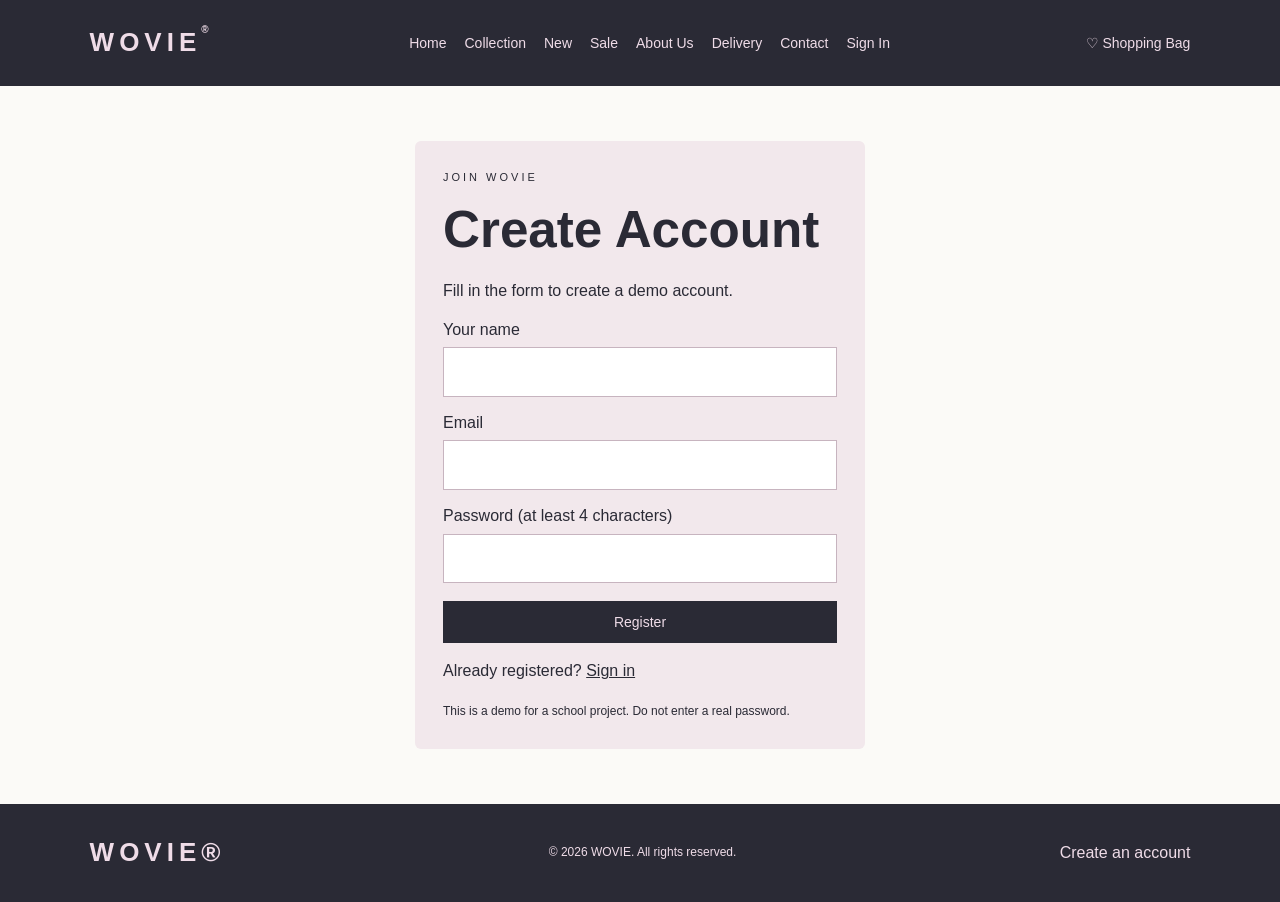
<file: website.ww/register.html>
<!DOCTYPE html>
<html lang="en">
<head>
    <meta charset="UTF-8">
    <meta name="viewport" content="width=device-width, initial-scale=1.0">
    <title>Register | WOVIE</title>
    <link rel="stylesheet" href="stile.css">
    <script src="script.js" defer></script>
</head>
<body>

<header class="header">
    <a href="index.html" class="logo">WOVIE<span>®</span></a>
    <nav>
        <a href="index.html">Home</a>
        <a href="collection.html">Collection</a>
        <a href="new.html">New</a>
        <a href="sale.html">Sale</a>
        <a href="about.html">About Us</a>
        <a href="delivery.html">Delivery</a>
        <a href="contacts.html">Contact</a>
        <a href="login.html">Sign In</a>
    </nav>
    <a href="cart.html" class="cart">♡ Shopping Bag</a>
</header>

<main class="page">
    <div class="form-box">
        <p class="label">JOIN WOVIE</p>
        <h1>Create Account</h1>
        <p>Fill in the form to create a demo account.</p>

        <form onsubmit="registerUser(event)">
            <label for="name">Your name</label>
            <input id="name" type="text" required>

            <label for="email">Email</label>
            <input id="email" type="email" required>

            <label for="password">Password (at least 4 characters)</label>
            <input id="password" type="password" minlength="4" required>

            <button type="submit">Register</button>
        </form>

        <p id="message" class="message"></p>

        <p style="margin-top:15px">
            Already registered?
            <a href="login.html"><u>Sign in</u></a>
        </p>

        <p style="font-size:12px; margin-top:18px">
            This is a demo for a school project. Do not enter a real password.
        </p>
    </div>
</main>

<footer>
    <a href="index.html" class="logo">WOVIE®</a>
    <p>© 2026 WOVIE. All rights reserved.</p>
    <a href="register.html">Create an account</a>
</footer>

</body>
</html>
</file>
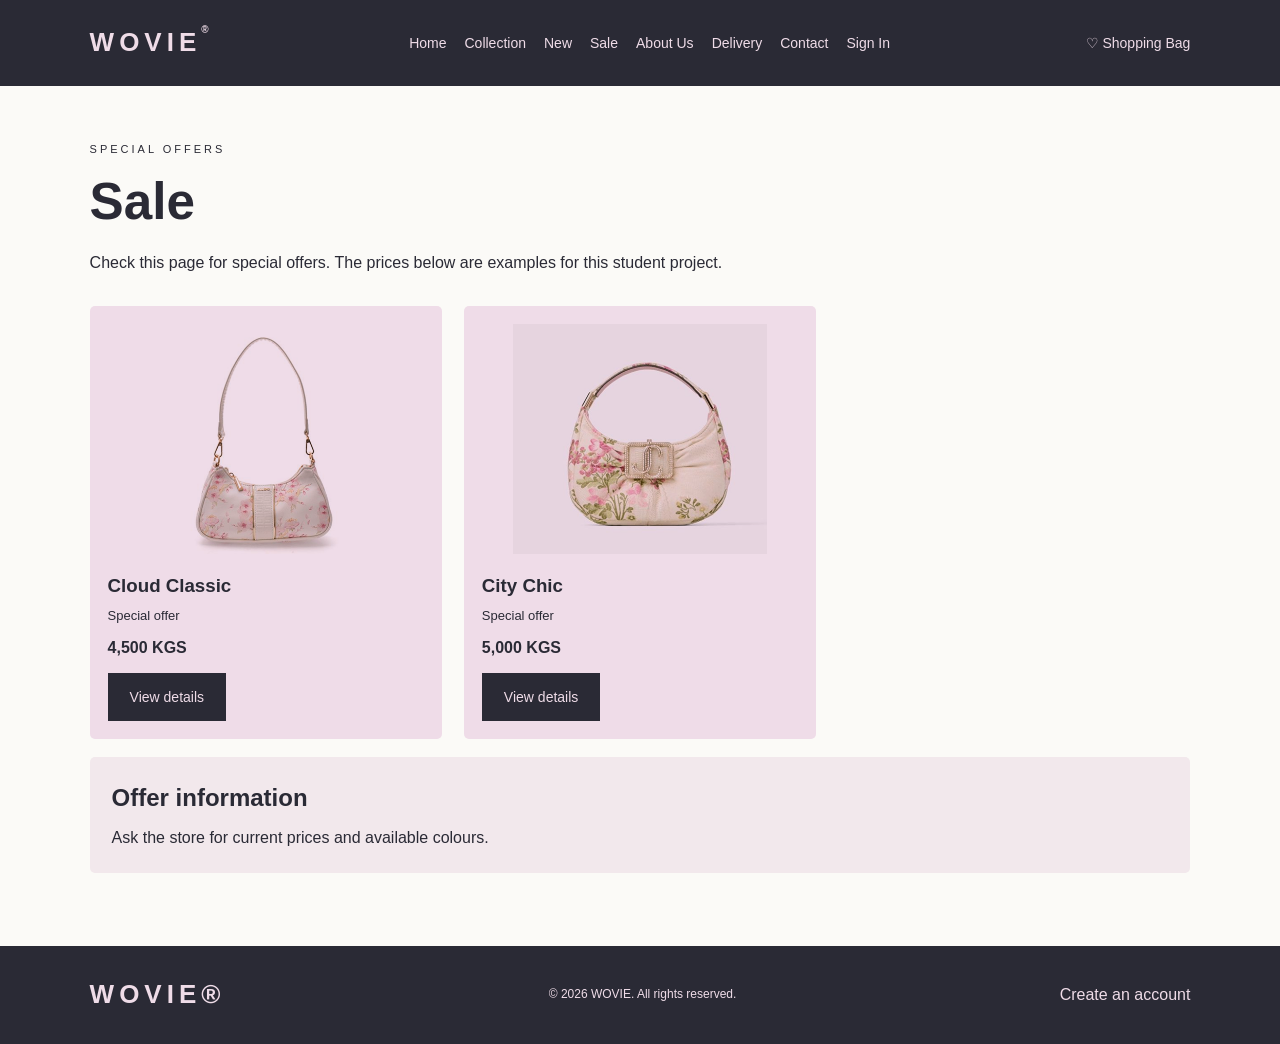
<file: website.ww/sale.html>
<!DOCTYPE html>
<html lang="en">
<head>
    <meta charset="UTF-8">
    <meta name="viewport" content="width=device-width, initial-scale=1.0">
    <title>Sale | WOVIE</title>
    <link rel="stylesheet" href="stile.css">
</head>
<body>

<header class="header">
    <a href="index.html" class="logo">WOVIE<span>®</span></a>
    <nav>
        <a href="index.html">Home</a>
        <a href="collection.html">Collection</a>
        <a href="new.html">New</a>
        <a href="sale.html">Sale</a>
        <a href="about.html">About Us</a>
        <a href="delivery.html">Delivery</a>
        <a href="contacts.html">Contact</a>
        <a href="login.html">Sign In</a>
    </nav>
    <a href="cart.html" class="cart">♡ Shopping Bag</a>
</header>

<main class="page">
    <p class="label">SPECIAL OFFERS</p>
    <h1>Sale</h1>
    <p class="page-intro">
        Check this page for special offers. The prices below are examples for this student project.
    </p>

    <div class="products">
        <article class="product">
            <img src="photos/bag3.png" alt="Classic handbag">
            <h3>Cloud Classic</h3>
            <p>Special offer</p>
            <strong>4,500 KGS</strong>
            <a href="product.html" class="button">View details</a>
        </article>

        <article class="product">
            <img src="photos/bag1.png" alt="Red handbag">
            <h3>City Chic</h3>
            <p>Special offer</p>
            <strong>5,000 KGS</strong>
            <a href="product.html" class="button">View details</a>
        </article>
    </div>

    <div class="info-box">
        <h2>Offer information</h2>
        <p>Ask the store for current prices and available colours.</p>
    </div>
</main>

<footer>
    <a href="index.html" class="logo">WOVIE®</a>
    <p>© 2026 WOVIE. All rights reserved.</p>
    <a href="register.html">Create an account</a>
</footer>

</body>
</html>
</file>
<file: website.ww/stile.css>
* {
    margin: 0;
    padding: 0;
    box-sizing: border-box;
}

:root {
    --night: #2A2A35;
    --foxglove: #B99B9F;
    --lily: #efdce8;
    --white: #FBFAF7;
}

body {
    font-family: Arial, sans-serif;
    background: var(--white);
    color: var(--night);
    line-height: 1.6;
}

a {
    text-decoration: none;
    color: inherit;
}

.header {
    background: var(--night);
    color: var(--lily);
    padding: 22px 7%;
    display: flex;
    align-items: center;
    justify-content: space-between;
    gap: 20px;
    flex-wrap: wrap;
}

.logo {
    font-size: 26px;
    font-weight: bold;
    letter-spacing: 5px;
}

.logo span {
    font-size: 10px;
    vertical-align: top;
}

nav {
    display: flex;
    flex-wrap: wrap;
    gap: 18px;
}

nav a, .cart {
    font-size: 14px;
}

nav a:hover, .cart:hover {
    color: white;
}

.hero {
    display: flex;
    align-items: center;
    gap: 40px;
    padding: 60px 7%;
    background: #E9D9D9;
}

.hero-text, .hero-image {
    width: 50%;
}

.hero-image img {
    display: block;
    width: 100%;
    max-height: 440px;
    object-fit: contain;
    mix-blend-mode: multiply;
}

.label {
    font-size: 11px;
    letter-spacing: 3px;
    margin-bottom: 15px;
}

h1 {
    font-size: clamp(34px, 4vw, 56px);
    line-height: 1.15;
    margin-bottom: 20px;
}

h1 span {
    color: #8F7078;
}

.description {
    max-width: 420px;
    margin-bottom: 25px;
}

.button, button {
    display: inline-block;
    border: none;
    background: var(--night);
    color: var(--lily);
    padding: 13px 22px;
    font-size: 14px;
    cursor: pointer;
}

.button:hover, button:hover {
    background: #514653;
}

.page {
    padding: 55px 7%;
    min-height: 60vh;
}

.page h1, .page h2 {
    margin-bottom: 18px;
}

.page-intro {
    max-width: 700px;
    margin-bottom: 30px;
}

.products {
    display: grid;
    grid-template-columns: repeat(3, 1fr);
    gap: 22px;
    margin-top: 25px;
}

.product {
    background: var(--lily);
    padding: 18px;
    border-radius: 5px;
}

.product img {
    width: 100%;
    height: 230px;
    object-fit: contain;
    mix-blend-mode: multiply;
}

.product h3 {
    margin: 10px 0 5px;
}

.product p {
    font-size: 13px;
    margin-bottom: 8px;
}

.product strong {
    display: block;
    margin-bottom: 12px;
}

.info-box {
    background: #F2E8EC;
    padding: 22px;
    margin: 18px 0;
    border-radius: 5px;
}

.info-box h2 {
    margin-bottom: 8px;
}

.form-box {
    max-width: 450px;
    margin: 0 auto;
    background: #F2E8EC;
    padding: 28px;
    border-radius: 6px;
}

.form-box label {
    display: block;
    margin: 13px 0 5px;
}

.form-box input,
.form-box textarea,
.form-box select {
    width: 100%;
    padding: 11px;
    border: 1px solid #c7b4bf;
    background: white;
    font: inherit;
}

.form-box button {
    width: 100%;
    margin-top: 18px;
}

.message {
    margin-top: 15px;
    font-size: 14px;
}

footer {
    background: var(--night);
    color: var(--lily);
    padding: 28px 7%;
    display: flex;
    justify-content: space-between;
    align-items: center;
    gap: 20px;
    flex-wrap: wrap;
}

footer p {
    font-size: 12px;
}

@media (max-width: 700px) {
    .hero {
        flex-direction: column;
        padding: 40px 6%;
    }

    .hero-text, .hero-image {
        width: 100%;
    }

    .products {
        grid-template-columns: 1fr 1fr;
        gap: 12px;
    }

    .product {
        padding: 12px;
    }

    .product img {
        height: 160px;
    }

    .page {
        padding: 38px 6%;
    }

    footer {
        flex-direction: column;
        align-items: flex-start;
    }
}

@media (max-width: 430px) {
    .products {
        grid-template-columns: 1fr;
    }
}
</file>
